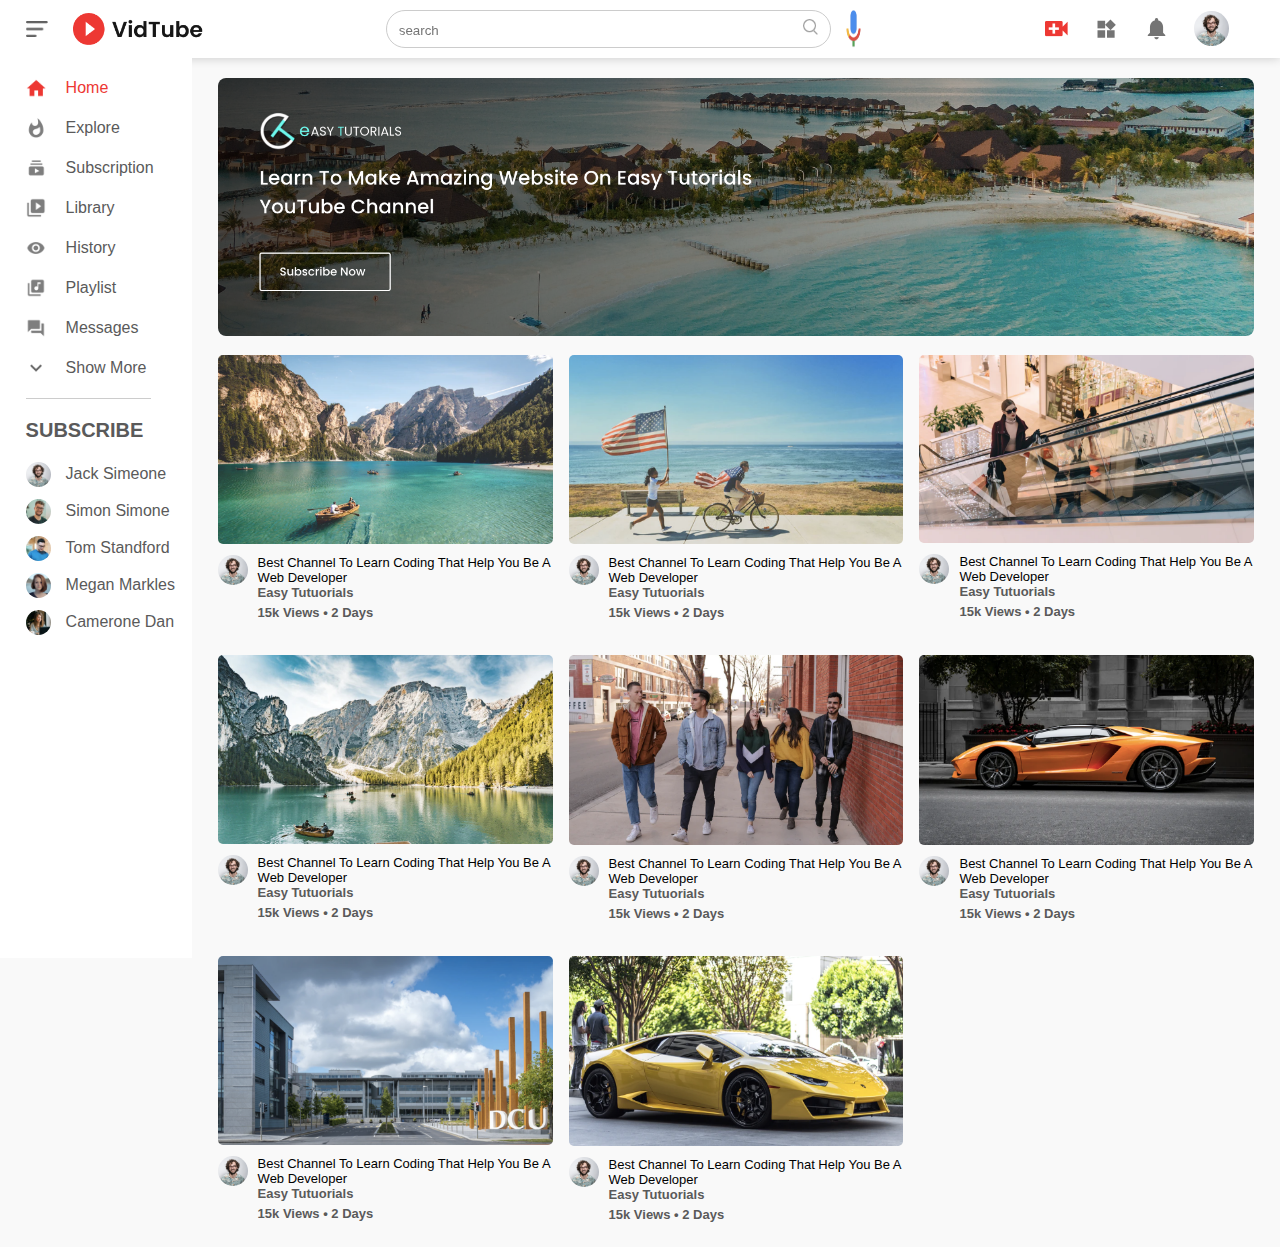
<file: index.html>
<!DOCTYPE html>
<html lang="en">
<head>
    <meta charset="UTF-8">
    <meta http-equiv="X-UA-Compatible" content="IE=edge">
    <meta name="viewport" content="width=device-width, initial-scale=1.0">
    <title>Document</title>
    <link rel="stylesheet" href="style.css">
</head>
<body>
    <nav class="flex-div">
        <div class="nav-left flex-div">
            <img src="./vidTube_img/images/menu.png" alt="menu" class="menu">
            <img src="./vidTube_img/images/logo.png" alt="logo" class="logo">
        </div>
        <div class="nav-middle">
            <div class="search-box">
                <input type="text" placeholder="search">
                <img src="./vidTube_img/images/search.png" alt="">
            </div>
            <img src="./vidTube_img/images/voice-search.png" class="voice">
        </div>
        <div class="nav-right flex-div">
            <img src="./vidTube_img/images/upload.png" alt="">
            <img src="./vidTube_img/images/more.png" alt="">
            <img src="./vidTube_img/images/notification.png" alt="">
            <img src="./vidTube_img/images/Jack.png" alt="" class="user">
        </div>
    </nav>

    <!-- sidebar -->

    <div class="sidebar">
        <div class="shortcut-links">
            <a href=""><img src="./vidTube_img/images/home.png"><p>home</p></a>
            <a href=""><img src="./vidTube_img/images/explore.png"><p>explore</p></a>
            <a href=""><img src="./vidTube_img/images/subscriprion.png"><p>subscription</p></a>
            <a href=""><img src="./vidTube_img/images/library.png"><p>library</p></a>
            <a href=""><img src="./vidTube_img/images/history.png"><p>history</p></a>
            <a href=""><img src="./vidTube_img/images/playlist.png"><p>playlist</p></a>
            <a href=""><img src="./vidTube_img/images/messages.png"><p>messages</p></a>
            <a href=""><img src="./vidTube_img/images/show-more.png"><p>show more</p></a>
            <hr>
        </div>
        <div class="sidebar-list">
            <h3>subscribe</h3>
            <a href=""><img src="./vidTube_img/images/Jack.png"><p>jack simeone</p></a>
            <a href=""><img src="./vidTube_img/images/simon.png"><p>simon simone</p></a>
            <a href=""><img src="./vidTube_img/images/tom.png"><p>tom standford</p></a>
            <a href=""><img src="./vidTube_img/images/megan.png"><p>megan markles</p></a>
            <a href=""><img src="./vidTube_img/images/cameron.png"><p>camerone dan</p></a>
        </div>
    </div>

    <div class="main">
        <div class="banner">
            <img src="./vidTube_img/images/banner.png" alt="banner">
        </div>
        <div class="list-main">
            <div class="vid-list">
                <a href="play.html"><img src="./vidTube_img/images/thumbnail1.png" class="thumbnail" alt=""></a>
                <div class="flex-div">
                    <img src="./vidTube_img/images/Jack.png" alt="">
                    <div class="vid-info">
                        <a href="">best channel to learn coding that help you be a web developer</a>
                    <p>easy tutuorials</p>
                    <p>15k views &bull; 2 days</p>
                    </div>
                </div>
            </div>
            <div class="vid-list">
                <a href=""><img src="./vidTube_img/images/thumbnail2.png" class="thumbnail" alt=""></a>
                <div class="flex-div">
                    <img src="./vidTube_img/images/Jack.png" alt="">
                    <div class="vid-info">
                        <a href="">best channel to learn coding that help you be a web developer</a>
                    <p>easy tutuorials</p>
                    <p>15k views &bull; 2 days</p>
                    </div>
                </div>
            </div>
            <div class="vid-list">
                <a href=""><img src="./vidTube_img/images/thumbnail3.png" class="thumbnail" alt=""></a>
                <div class="flex-div">
                    <img src="./vidTube_img/images/Jack.png" alt="">
                    <div class="vid-info">
                        <a href="">best channel to learn coding that help you be a web developer</a>
                    <p>easy tutuorials</p>
                    <p>15k views &bull; 2 days</p>
                    </div>
                </div>
            </div>
            <div class="vid-list">
                <a href=""><img src="./vidTube_img/images/thumbnail4.png" class="thumbnail" alt=""></a>
                <div class="flex-div">
                    <img src="./vidTube_img/images/Jack.png" alt="">
                    <div class="vid-info">
                        <a href="">best channel to learn coding that help you be a web developer</a>
                    <p>easy tutuorials</p>
                    <p>15k views &bull; 2 days</p>
                    </div>
                </div>
            </div>
            <div class="vid-list">
                <a href=""><img src="./vidTube_img/images/thumbnail5.png" class="thumbnail" alt=""></a>
                <div class="flex-div">
                    <img src="./vidTube_img/images/Jack.png" alt="">
                    <div class="vid-info">
                        <a href="">best channel to learn coding that help you be a web developer</a>
                    <p>easy tutuorials</p>
                    <p>15k views &bull; 2 days</p>
                    </div>
                </div>
            </div>
            <div class="vid-list">
                <a href=""><img src="./vidTube_img/images/thumbnail6.png" class="thumbnail" alt=""></a>
                <div class="flex-div">
                    <img src="./vidTube_img/images/Jack.png" alt="">
                    <div class="vid-info">
                        <a href="">best channel to learn coding that help you be a web developer</a>
                    <p>easy tutuorials</p>
                    <p>15k views &bull; 2 days</p>
                    </div>
                </div>
            </div>
            <div class="vid-list">
                <a href=""><img src="./vidTube_img/images/thumbnail7.png" class="thumbnail" alt=""></a>
                <div class="flex-div">
                    <img src="./vidTube_img/images/Jack.png" alt="">
                    <div class="vid-info">
                        <a href="">best channel to learn coding that help you be a web developer</a>
                    <p>easy tutuorials</p>
                    <p>15k views &bull; 2 days</p>
                    </div>
                </div>
            </div>
            <div class="vid-list">
                <a href=""><img src="./vidTube_img/images/thumbnail8.png" class="thumbnail" alt=""></a>
                <div class="flex-div">
                    <img src="./vidTube_img/images/Jack.png" alt="">
                    <div class="vid-info">
                        <a href="">best channel to learn coding that help you be a web developer</a>
                    <p>easy tutuorials</p>
                    <p>15k views &bull; 2 days</p>
                    </div>
                </div>
            </div>
        </div>
    </div>
    
      <script src="main.js"></script>
</body>
</html>
</file>
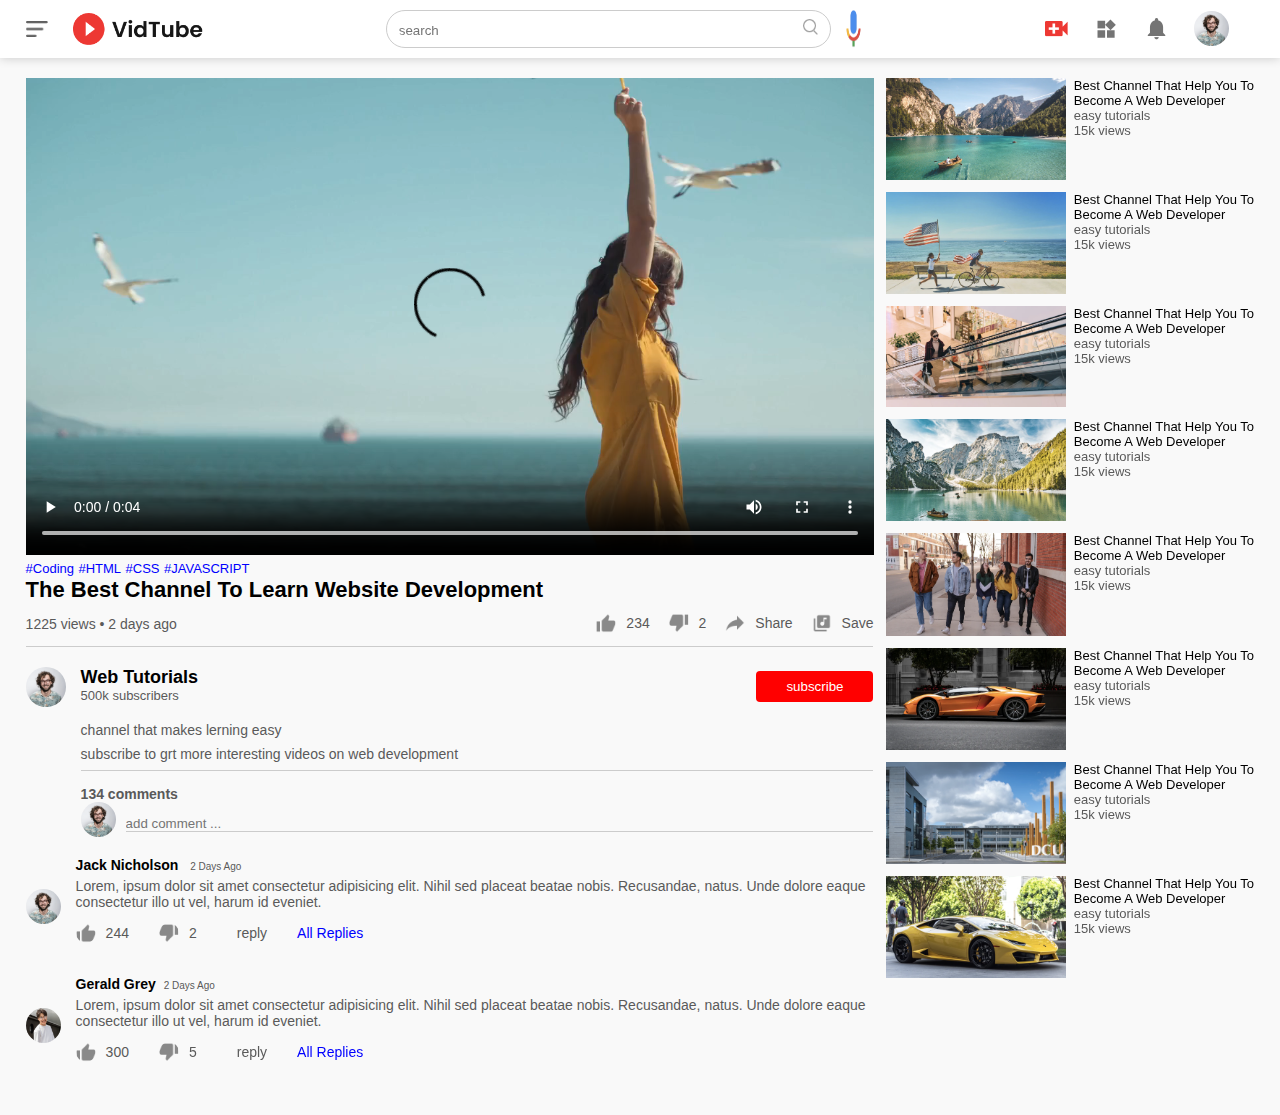
<file: play.html>
<!DOCTYPE html>
<html lang="en">
<head>
    <meta charset="UTF-8">
    <meta http-equiv="X-UA-Compatible" content="IE=edge">
    <meta name="viewport" content="width=device-width, initial-scale=1.0">
    <title>Document</title>
    <link rel="stylesheet" href="style.css">
</head>
<body>
    <nav class="flex-div">
        <div class="nav-left flex-div">
            <img src="./vidTube_img/images/menu.png" alt="menu" class="menu">
            <img src="./vidTube_img/images/logo.png" alt="logo" class="logo">
        </div>
        <div class="nav-middle">
            <div class="search-box">
                <input type="text" placeholder="search">
                <img src="./vidTube_img/images/search.png" alt="">
            </div>
            <img src="./vidTube_img/images/voice-search.png" class="voice">
        </div>
        <div class="nav-right flex-div">
            <img src="./vidTube_img/images/upload.png" alt="">
            <img src="./vidTube_img/images/more.png" alt="">
            <img src="./vidTube_img/images/notification.png" alt="">
            <img src="./vidTube_img/images/Jack.png" alt="" class="user">
        </div>
    </nav> 

    <div class="main play-main">
        <div class="row">
            <div class="play-video">
                <video controls autoplay>
                    <source src="./vidTube_img/images/video.mp4" type="video/mp4">
                </video>

                <div class="tags">
                    <a href="">#Coding</a>
                    <a href="">#HTML</a>
                    <a href="">#CSS</a>
                    <a href="">#JAVASCRIPT</a>
                </div>
                <h3>the best channel to learn website development</h3>
                <div class="play-video-info">
                    <p>1225 views &bull; 2 days ago</p>
                    <div>
                        <a href=""><img src="./vidTube_img/images/like.png">234</a>
                        <a href=""><img src="./vidTube_img/images/dislike.png">2</a>
                        <a href=""><img src="./vidTube_img/images/share.png">share</a>
                        <a href=""><img src="./vidTube_img/images/save.png">save</a>
                    </div>
                </div>
                <hr>

                <div class="publisher">
                    <img src="./vidTube_img/images/Jack.png" alt="">
                    <div>
                        <p>web tutorials</p>
                        <span>500k subscribers</span>
                    </div>
                    <button type="button">subscribe</button>
                </div>

                <div class="vid-description">
                    <p>channel that makes lerning easy</p>
                    <p>subscribe to grt more interesting videos on web development</p>
                    <hr>
                    <h4>134 comments</h4>
                    <div class="add-comment">
                        <img src="./vidTube_img/images/Jack.png" alt="">
                        <input type="text" placeholder="add comment ...">
                    </div>
                </div>
                <div class="old-comments">
                    <img src="./vidTube_img/images/Jack.png" alt="">
                    <div>
                        <h3>jack nicholson <span>2 days ago</span></h3>
                        <p>Lorem, ipsum dolor sit amet consectetur adipisicing elit.
                             Nihil sed placeat beatae nobis. Recusandae, natus.
                             Unde dolore eaque consectetur illo ut vel, harum id eveniet.
                        </p>
                        <div class="comment-action">
                            <img src="./vidTube_img/images/like.png">
                            <span>244</span>
                            <img src="./vidTube_img/images/dislike.png">
                            <span>2</span>
                            <span>reply</span>
                            <a href="">all replies</a>
                        </div>
                    </div>
                </div>
                <div class="old-comments">
                    <img src="./vidTube_img/images/gerard.png" alt="">
                    <div>
                        <h3>gerald grey<span>2 days ago</span></h3>
                        <p>Lorem, ipsum dolor sit amet consectetur adipisicing elit.
                             Nihil sed placeat beatae nobis. Recusandae, natus.
                             Unde dolore eaque consectetur illo ut vel, harum id eveniet.
                        </p>
                        <div class="comment-action">
                            <img src="./vidTube_img/images/like.png">
                            <span>300</span>
                            <img src="./vidTube_img/images/dislike.png">
                            <span>5</span>
                            <span>reply</span>
                            <a href="">all replies</a>
                        </div>
                    </div>
                </div>

            </div>
            <div class="right-sidebar">
                <div class="side-video-list">
                    <a href="" class="small-thumbnail"><img src="./vidTube_img/images/thumbnail1.png" alt=""></a>
                    <div class="vid-info">
                        <a href="">best channel that help you to become a web developer</a>
                        <p>easy tutorials</p>
                        <p>15k views</p>
                    </div>
                </div>
                <div class="side-video-list">
                    <a href="" class="small-thumbnail"><img src="./vidTube_img/images/thumbnail2.png" alt=""></a>
                    <div class="vid-info">
                        <a href="">best channel that help you to become a web developer</a>
                        <p>easy tutorials</p>
                        <p>15k views</p>
                    </div>
                </div>
                <div class="side-video-list">
                    <a href="" class="small-thumbnail"><img src="./vidTube_img/images/thumbnail3.png" alt=""></a>
                    <div class="vid-info">
                        <a href="">best channel that help you to become a web developer</a>
                        <p>easy tutorials</p>
                        <p>15k views</p>
                    </div>
                </div>
                <div class="side-video-list">
                    <a href="" class="small-thumbnail"><img src="./vidTube_img/images/thumbnail4.png" alt=""></a>
                    <div class="vid-info">
                        <a href="">best channel that help you to become a web developer</a>
                        <p>easy tutorials</p>
                        <p>15k views</p>
                    </div>
                </div>
                <div class="side-video-list">
                    <a href="" class="small-thumbnail"><img src="./vidTube_img/images/thumbnail5.png" alt=""></a>
                    <div class="vid-info">
                        <a href="">best channel that help you to become a web developer</a>
                        <p>easy tutorials</p>
                        <p>15k views</p>
                    </div>
                </div>
                <div class="side-video-list">
                    <a href="" class="small-thumbnail"><img src="./vidTube_img/images/thumbnail6.png" alt=""></a>
                    <div class="vid-info">
                        <a href="">best channel that help you to become a web developer</a>
                        <p>easy tutorials</p>
                        <p>15k views</p>
                    </div>
                </div>
                <div class="side-video-list">
                    <a href="" class="small-thumbnail"><img src="./vidTube_img/images/thumbnail7.png" alt=""></a>
                    <div class="vid-info">
                        <a href="">best channel that help you to become a web developer</a>
                        <p>easy tutorials</p>
                        <p>15k views</p>
                    </div>
                </div>
                <div class="side-video-list">
                    <a href="" class="small-thumbnail"><img src="./vidTube_img/images/thumbnail8.png" alt=""></a>
                    <div class="vid-info">
                        <a href="">best channel that help you to become a web developer</a>
                        <p>easy tutorials</p>
                        <p>15k views</p>
                    </div>
                </div>
            </div>
        </div>
    </div>
</body>
</html>
</file>
<file: style.css>
*{
    margin: 0;
    padding: 0;
    box-sizing: border-box;
    font-family: poppins, sans-serif;
}

nav{
    padding: 10px 2%;
    justify-content: space-between;
    box-shadow: 0 0 10px rgba(0, 0, 0, 0.2);
    background-color: #fff;
    position: sticky;
    top: 0;
    z-index: 10px;
}

.flex-div{
    display: flex;
    align-items: center;
}

.nav-left .menu{
    margin-right: 25px;
    width: 22px;
}
.nav-left .logo{
    width: 130px;
}
.nav-right img{
    width: 25px;
    margin-right: 25px; 
}
.nav-right .user{
    border-radius: 50px;
    width: 35px;
}
.nav-middle{
    display: flex;
}
.search-box{
    border: 1px solid #ccc;
    border-radius: 25px;
    padding: 8px 12px;
    margin-right: 15px;
}
.search-box input{
    width: 400px;
    border-radius: 20px;
    border: 0;
    outline: 0;
    background: transparent;
}
.search-box img{
    width: 15px;
}
.nav-middle .voice{
    width: 15px;
}
/* sidebar */
a{
    text-decoration: none;
    text-transform: capitalize;
    color: #5a5a5a;
}
.sidebar{
    position: fixed;
    width: 15%;
    background: #fff;
    height: 100vh;
    top: 1;
    padding-top: 20px;
    padding-left: 2%;
}
.shortcut-links a img{
    width: 20px;
    margin-right: 20px;
}
.shortcut-links a{
    display: flex;
    align-items: center;
    margin-bottom: 20px;
    flex-wrap: wrap;
    width: fit-content;
}
.shortcut-links a:first-child{
    color: #ed3833;
}
.shortcut-links hr{
    width: 125px;
    height: 1px;
    border: 0;
    background: #ccc;
}
.sidebar-list h3{
    text-transform: uppercase;
    font-size: 20px;
    margin: 20px 0;
    color: #5a5a5a;
}
.sidebar-list a{
    display: flex;
    align-items: center;
    width: fit-content;
    margin-bottom: 12px;
    flex-wrap: wrap;
}
.sidebar-list a img{
    border-radius: 50px;
    width: 25px;
    margin-right: 15px;
}
.small-sidebar{
    width: 5%;
}
.small-sidebar  p{
    display: none;
}
.small-sidebar  h3{
    display: none;
}

/* main-content */

.main{
    background-color: #f9f9f9;
    padding: 20px 2% 20px 17%;
}
.banner{
    width: 100%;
}
.banner img{
    width: 100%;
    border-radius: 8px;

}
.list-main{
    display: grid;
    grid-template-columns: repeat(auto-fit, minmax(250px, 1fr)); 
    grid-column-gap: 16px;
    grid-row-gap: 30px;
    /* gap: 20px; */
    margin-top: 15px;

}
.vid-list .thumbnail{
    width: 100%;
    border-radius: 5px;

}
.vid-list .flex-div{
    align-items: flex-start;
    margin-top: 7px;
}
.vid-list .flex-div img{
    border-radius: 50px;
    width: 30px;
    margin-right: 10px;
}
.vid-info{
    color: #5a5a5a;
    font-size: 13px;
}
.vid-info a{
    color: #000;
}
.vid-list p{
    text-transform: capitalize;
    font-weight: 600;
    display: block;
    margin-bottom: 5px;
}
.large-main{
    padding-left: 7%;
}
@media (max-width: 900px){
    .menu{
        display: none;
    }
    .sidebar{
        display: none;
    }
    .main, .large-main{
        padding-left: 5%;
        padding-right: 5%;
    }
    .nav-right img{
        display: none;
    }
    .nav-right .user{
        display: block;
        width: 30px;
    }
    
    .nav-middle .search-box input{
        width: 100px;
    } 
    .nav-left .logo{
        width: 90px;
    }
    .voice{
        display: none;
    }

    /* play video */
    .play-main{
        padding-left: 5px;
    }
    .play-video{
        flex-basis: 100%;
    }
    /* .right-sidebar{
        flex-basis: 100%;
    } */
    .vid-description{
        padding-left: 0;
    }
    .play-video .play-video-info a{
        margin: 15px 15px 0 0;
    }
}


/* play video page */
.play-main{
    padding-left: 2%;
}

.row{
    display: flex;
    justify-content: space-between;
    flex-wrap: wrap;
}
.play-video{
    flex-basis: 69%;
}
.right-sidebar{
    flex-basis: 30%;
}

.play-video video{
    width: 100%;
}
.side-video-list{
    display: flex;
    justify-content: space-between;
    margin-bottom: 8px;
}
.side-video-list img{
    width: 100%;
}
.side-video-list .small-thumbnail{
    flex-basis: 49%;
}
.side-video-list .vid-info{
    flex-basis: 49%;
}
.play-video .tags a{
    color: #0000ff;
    font-size: 13px;
}
.play-video h3{
    font-weight: 600;
    font-size: 22px;
    text-transform: capitalize;
}
.play-video .play-video-info{
    display: flex;
    justify-content: space-between;
    align-items: center;
    flex-wrap: wrap;
    margin-top: 10px;
    font-size: 14px;
    color: #5a5a5a;
    margin-bottom: 10px;
}
.play-video .play-video-info a img{
    width: 20px;
    margin-right: 10px;
}
.play-video .play-video-info a{
    display: inline-flex;
    align-items: center;
    margin-left: 15px;
}
.play-video hr{
    border: 0;
    height: 1px;
    background: #ccc;
    margin: 10px, 0;
}

.publisher{
    display: flex;
    align-items: center;
    margin-top: 20px;
}
.publisher img{
    width: 40px;
    border-radius: 50px;
    margin-right: 15px;
}
.publisher div{
    flex: 1;
    line-height: 18px;
}
.publisher div p{
    color: #000;
    font-weight: 600;
    text-transform: capitalize;
    font-size: 18px;
}
.publisher div span{
    font-size: 13px;
    color: #5a5a5a;
}
.publisher button{
    background: red;
    color: #fff;
    border: 0;
    outline: 0;
    padding: 8px 30px;
    border-radius: 4px;
    cursor: pointer;
}
.vid-description{
    padding-left: 55px;
    margin: 15px 0;

}
.vid-description p{
    color: #5a5a5a;
    font-size: 14px;
    margin-bottom: 8px;
}
.vid-description h4{
    font-size: 14px;
    margin-top: 15px;
    color: #5a5a5a;
}
.add-comment{
    display: flex;
    align-items: center;
}
.add-comment img{
    width: 35px;
    border-radius: 50px;
    margin-right: 10px;
}
.add-comment input{
    border: none;
    border-bottom: 1px solid #ccc;
    width: 100%;
    outline: 0;
    padding-top: 10px;
    background: transparent;
}
.old-comments{
    display: flex;
    align-items: center;
    margin: 20px 0;
}
.old-comments img{
    width: 35px;
    border-radius: 50px;
    margin-right: 15px;
}
.old-comments h3{
    font-size: 14px;
    margin-bottom: 5px;
}
.old-comments h3 span{
    font-size: 10px;
    color: #5a5a5a;
    font-weight: 500;
    margin-left: 8px;
}
.old-comments p{
    color: #5a5a5a;
    font-weight: 500;
    font-size: 14px;
}
.comment-action{
    display: flex;
    align-items: center;
    margin: 8px 0;
    font-size: 14px;
}
.comment-action img{
    width: 20px;
    margin: 5px 0;
}
.comment-action span{
    align-items: center;
    color: #5a5a5a;
    padding: 5px 10px;
    margin-right: 20px;
}
.comment-action a{
    color: #0000ff;
}
</file>
